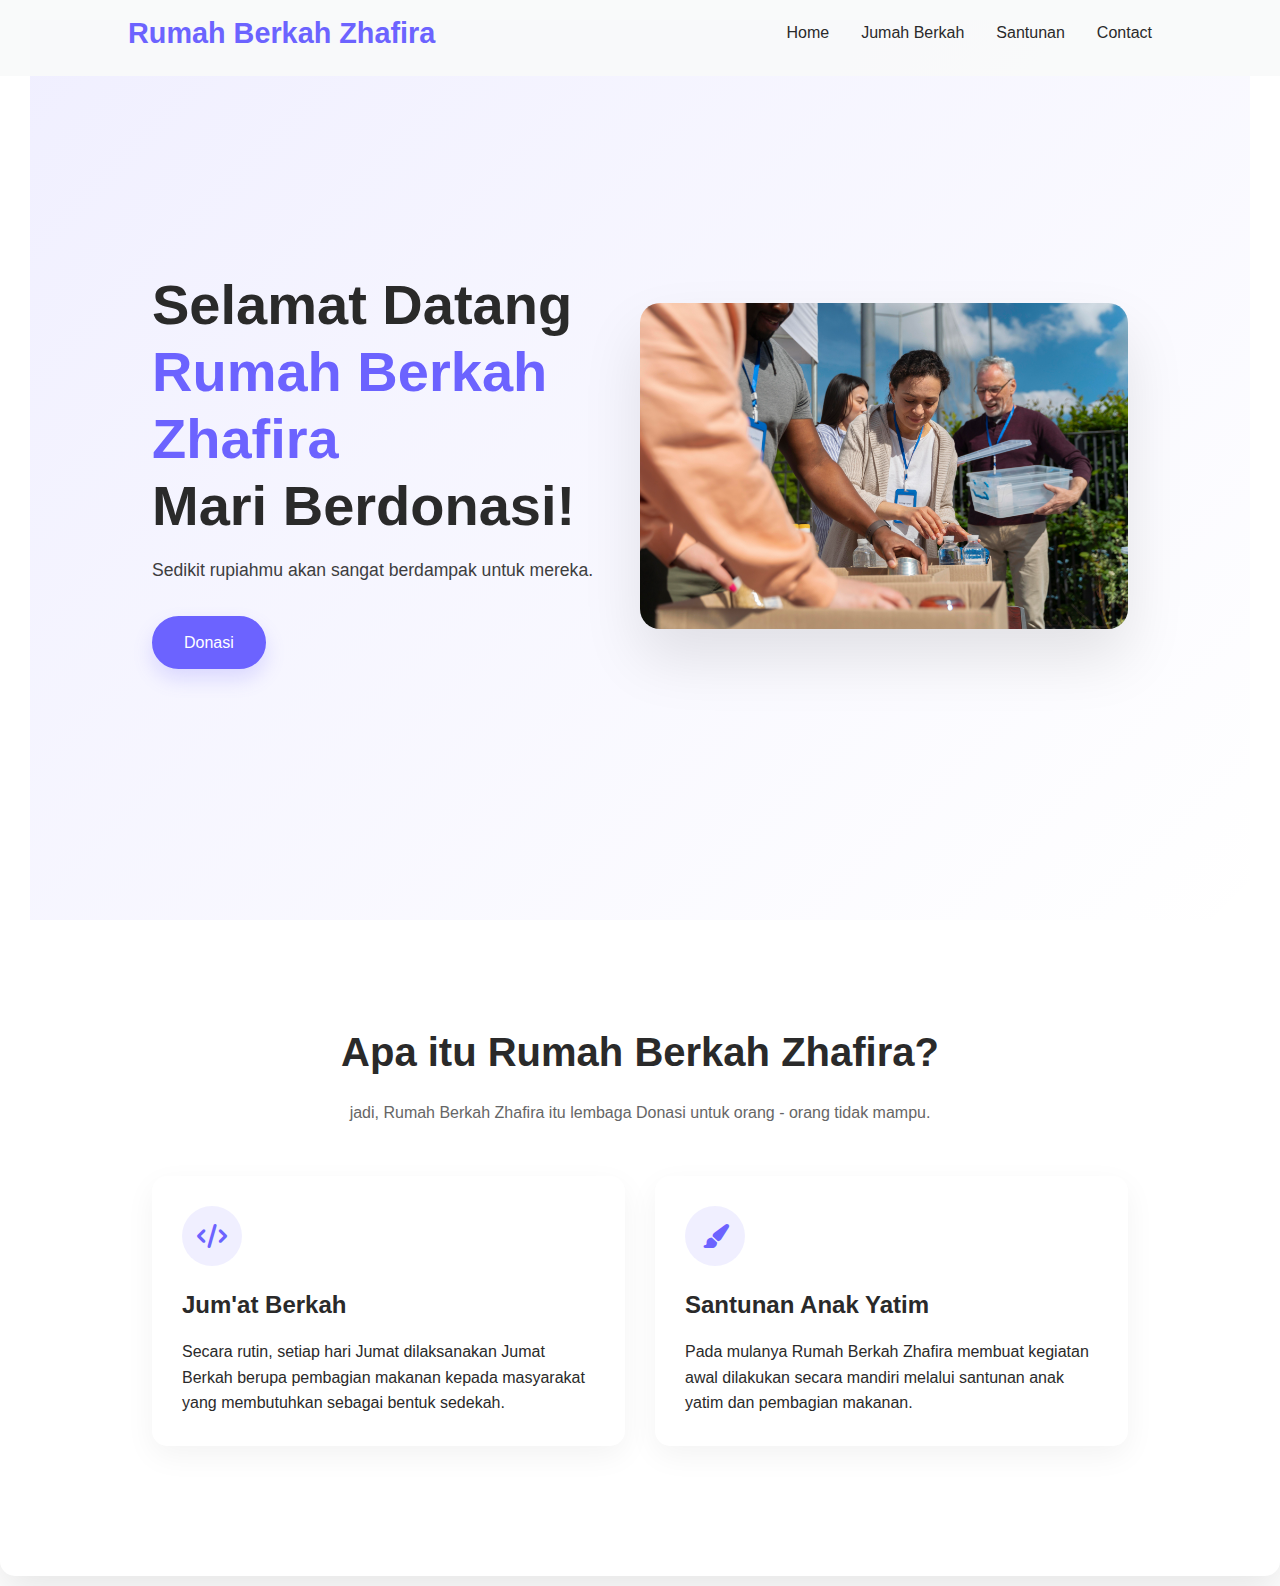
<file: index.html>
<!DOCTYPE html>
<html lang="en">

<head>
    <meta charset="UTF-8">
    <meta name="viewport" content="width=device-width, initial-scale=1.0">
    <title>Rumah Berkah Zhafira</title>
    <style>
        :root {
            --primary: #6c63ff;
            --secondary: #4d44db;
            --dark: #2a2a2a;
            --light: #f8f9fa;
            --accent: #ff6584;
            --transition: all 0.3s ease;
        }

        * {
            margin: 0;
            padding: 0;
            box-sizing: border-box;
            font-family: 'Segoe UI', Tahoma, Geneva, Verdana, sans-serif;
        }

        body {
            background-color: var(--light);
            color: var(--dark);
            line-height: 1.6;
            overflow-x: hidden;
        }


        header {
            position: fixed;
            top: 0;
            left: 0;
            width: 100%;
            padding: 20px 10%;
            display: flex;
            justify-content: space-between;
            align-items: center;
            z-index: 1000;
            transition: var(--transition);
            background-color: rgba(248, 249, 250, 0.9);
        }

        header.scrolled {
            background-color: rgba(255, 255, 255, 0.95);
            box-shadow: 0 5px 20px rgba(0, 0, 0, 0.1);
            padding: 15px 10%;
        }

        .logo {
            font-size: 1.8rem;
            font-weight: 700;
            color: var(--primary);
            text-decoration: none;
        }

        .nav-links {
            display: flex;
            gap: 2rem;
        }

        .nav-links a {
            color: var(--dark);
            text-decoration: none;
            font-weight: 500;
            transition: var(--transition);
            position: relative;
        }

        .nav-links a:hover {
            color: var(--primary);
        }

        .nav-links a::after {
            content: '';
            position: absolute;
            width: 0;
            height: 2px;
            background: var(--primary);
            bottom: -5px;
            left: 0;
            transition: var(--transition);
        }

        .nav-links a:hover::after {
            width: 100%;
        }

        .menu-toggle {
            display: none;
            cursor: pointer;
            font-size: 1.5rem;
        }


        .hero {
            height: 100vh;
            display: flex;
            align-items: center;
            padding: 0 10%;
            background: linear-gradient(135deg, rgba(108, 99, 255, 0.1) 0%, rgba(255, 255, 255, 0) 100%);
            position: relative;
            overflow: hidden;
        }

        .hero-content {
            max-width: 500px;
            z-index: 1;
        }

        .hero h1 {
            font-size: 3.5rem;
            margin-bottom: 1rem;
            line-height: 1.2;
        }

        .hero h1 span {
            color: var(--primary);
        }

        .hero p {
            font-size: 1.1rem;
            margin-bottom: 2rem;
            opacity: 0.9;
        }

        .cta-button {
            display: inline-block;
            background-color: var(--primary);
            color: white;
            padding: 12px 30px;
            border-radius: 30px;
            text-decoration: none;
            font-weight: 500;
            transition: var(--transition);
            border: 2px solid var(--primary);
            box-shadow: 0 10px 20px rgba(108, 99, 255, 0.2);
        }

        .cta-button:hover {
            background-color: transparent;
            color: var(--primary);
            transform: translateY(-3px);
            box-shadow: 0 15px 30px rgba(108, 99, 255, 0.3);
        }

        .hero-image {
            position: absolute;
            right: 10%;
            width: 40%;
            max-width: 600px;
            animation: float 6s ease-in-out infinite;
        }

        .hero-image img {
            width: 100%;
            height: auto;
            border-radius: 20px;
            box-shadow: 0 30px 60px rgba(0, 0, 0, 0.1);
        }


        .services {
            padding: 100px 10%;
            background-color: white;
        }

        .section-title {
            text-align: center;
            margin-bottom: 50px;
        }

        .section-title h2 {
            font-size: 2.5rem;
            margin-bottom: 1rem;
        }

        .section-title p {
            max-width: 600px;
            margin: 0 auto;
            color: #666;
        }

        .services-grid {
            display: grid;
            grid-template-columns: repeat(auto-fit, minmax(300px, 1fr));
            gap: 30px;
        }

        .service-card {
            background-color: white;
            border-radius: 15px;
            padding: 30px;
            box-shadow: 0 10px 30px rgba(0, 0, 0, 0.05);
            transition: var(--transition);
        }

        .service-card:hover {
            transform: translateY(-10px);
            box-shadow: 0 15px 40px rgba(0, 0, 0, 0.1);
        }

        .service-icon {
            width: 60px;
            height: 60px;
            background-color: rgba(108, 99, 255, 0.1);
            border-radius: 50%;
            display: flex;
            align-items: center;
            justify-content: center;
            margin-bottom: 20px;
        }

        .service-icon i {
            font-size: 1.5rem;
            color: var(--primary);
        }

        .service-card h3 {
            font-size: 1.5rem;
            margin-bottom: 15px;
        }


        .projects {
            padding: 100px 10%;
            background-color: var(--light);
        }

        .projects-grid {
            display: grid;
            grid-template-columns: repeat(auto-fit, minmax(300px, 1fr));
            gap: 30px;
        }

        .project-card {
            position: relative;
            border-radius: 15px;
            overflow: hidden;
            height: 300px;
        }

        .project-card img {
            width: 100%;
            height: 100%;
            object-fit: cover;
            transition: var(--transition);
        }

        .project-card:hover img {
            transform: scale(1.1);
        }

        .project-info {
            position: absolute;
            bottom: 0;
            left: 0;
            width: 100%;
            padding: 20px;
            background: linear-gradient(transparent, rgba(0, 0, 0, 0.8));
            color: white;
            transform: translateY(100%);
            transition: var(--transition);
        }

        .project-card:hover .project-info {
            transform: translateY(0);
        }

        .project-info h3 {
            margin-bottom: 10px;
        }


        .contact {
            padding: 100px 10%;
            background-color: white;
        }

        .contact-container {
            display: grid;
            grid-template-columns: repeat(auto-fit, minmax(300px, 1fr));
            gap: 50px;
        }

        .contact-info h3 {
            font-size: 1.8rem;
            margin-bottom: 20px;
        }

        .contact-info p {
            margin-bottom: 30px;
        }

        .contact-details {
            display: flex;
            flex-direction: column;
            gap: 20px;
        }

        .contact-item {
            display: flex;
            align-items: center;
            gap: 15px;
        }

        .contact-icon {
            width: 50px;
            height: 50px;
            background-color: rgba(108, 99, 255, 0.1);
            border-radius: 50%;
            display: flex;
            align-items: center;
            justify-content: center;
        }

        .contact-icon i {
            color: var(--primary);
            font-size: 1.2rem;
        }

        .contact-form {
            background-color: var(--light);
            padding: 30px;
            border-radius: 15px;
            box-shadow: 0 10px 30px rgba(0, 0, 0, 0.05);
        }

        .form-group {
            margin-bottom: 20px;
        }

        .form-group label {
            display: block;
            margin-bottom: 8px;
            font-weight: 500;
        }

        .form-group input,
        .form-group textarea {
            width: 100%;
            padding: 12px 15px;
            border: 1px solid #ddd;
            border-radius: 8px;
            font-size: 1rem;
            transition: var(--transition);
        }

        .form-group input:focus,
        .form-group textarea:focus {
            outline: none;
            border-color: var(--primary);
            box-shadow: 0 0 0 3px rgba(108, 99, 255, 0.2);
        }

        .form-group textarea {
            min-height: 150px;
            resize: vertical;
        }

        .submit-btn {
            background-color: var(--primary);
            color: white;
            border: none;
            padding: 12px 30px;
            border-radius: 8px;
            cursor: pointer;
            font-size: 1rem;
            font-weight: 500;
            transition: var(--transition);
        }

        .submit-btn:hover {
            background-color: var(--secondary);
            transform: translateY(-2px);
        }

        /* Footer */
        footer {
            background-color: var(--dark);
            color: white;
            padding: 50px 10% 20px;
            text-align: center;
        }

        .footer-content {
            max-width: 800px;
            margin: 0 auto;
        }

        .social-links {
            display: flex;
            justify-content: center;
            gap: 20px;
            margin: 30px 0;
        }

        .social-link {
            width: 40px;
            height: 40px;
            background-color: rgba(255, 255, 255, 0.1);
            border-radius: 50%;
            display: flex;
            align-items: center;
            justify-content: center;
            transition: var(--transition);
        }

        .social-link:hover {
            background-color: var(--primary);
            transform: translateY(-5px);
        }

        .copyright {
            margin-top: 30px;
            padding-top: 20px;
            border-top: 1px solid rgba(255, 255, 255, 0.1);
            font-size: 0.9rem;
            color: #aaa;
        }


        @keyframes float {
            0% {
                transform: translateY(0px);
            }

            50% {
                transform: translateY(-20px);
            }

            100% {
                transform: translateY(0px);
            }
        }


        @media (max-width: 992px) {
            .hero h1 {
                font-size: 2.8rem;
            }

            .hero-image {
                width: 45%;
            }
        }

        @media (max-width: 768px) {
            .menu-toggle {
                display: block;
            }

            .nav-links {
                position: fixed;
                top: 80px;
                left: -100%;
                width: 100%;
                height: calc(100vh - 80px);
                background-color: white;
                flex-direction: column;
                align-items: center;
                padding: 40px 0;
                transition: var(--transition);
                box-shadow: 0 10px 30px rgba(0, 0, 0, 0.1);
            }

            .nav-links.active {
                left: 0;
            }

            .hero {
                flex-direction: column;
                text-align: center;
                padding-top: 100px;
            }

            .hero-content {
                max-width: 100%;
                margin-bottom: 50px;
            }

            .hero-image {
                position: relative;
                right: auto;
                width: 80%;
            }
        }

        @media (max-width: 576px) {
            .hero h1 {
                font-size: 2.2rem;
            }

            .section-title h2 {
                font-size: 2rem;
            }

            .contact-container {
                grid-template-columns: 1fr;
            }
        }
    </style>

    <link rel="stylesheet" href="https://cdnjs.cloudflare.com/ajax/libs/font-awesome/6.0.0-beta3/css/all.min.css">
</head>

<body>
    <header id="header">
        <a href="index.html" class="logo">Rumah Berkah Zhafira</a>
        <div class="menu-toggle" id="menuToggle">
            <i class="fas fa-bars"></i>
        </div>
        <nav class="nav-links" id="navLinks">
            <a href="index.html">Home</a>
            <a href="isijumatberkah.html">Jumah Berkah</a>
            <a href="isisantunan.html">Santunan</a>
            <a href="isikontak.html">Contact</a>
        </nav>
    </header>


    <section class="hero" id="home">
        <div class="hero-content">
            <h1>Selamat Datang <span>Rumah Berkah Zhafira</span> <br>Mari Berdonasi!</h1>
            <p>Sedikit rupiahmu akan sangat berdampak untuk mereka.</p>
            <a href="isidonasi.html" class="cta-button">Donasi</a>
        </div>
        <div class="hero-image">
            <img src="gambar/donasi.jpg" alt="Rumah Zhafira">
        </div>
    </section>


    <section class="services" id="services">
        <div class="section-title">
            <h2>Apa itu Rumah Berkah Zhafira?</h2>
            <p>jadi, Rumah Berkah Zhafira itu lembaga Donasi untuk orang - orang tidak mampu.</p>
        </div>
        <div class="services-grid">
            <div class="service-card">
                <div class="service-icon">
                    <i class="fas fa-code"></i>
                </div>
                <h3>Jum'at Berkah</h3>
                <p>Secara rutin, setiap hari Jumat dilaksanakan Jumat Berkah berupa pembagian makanan kepada masyarakat
                    yang membutuhkan
                    sebagai bentuk sedekah.</p>
            </div>
            <div class="service-card">
                <div class="service-icon">
                    <i class="fas fa-paint-brush"></i>
                </div>
                <h3>Santunan Anak Yatim</h3>
                <p>Pada mulanya Rumah Berkah Zhafira membuat kegiatan awal dilakukan secara mandiri melalui santunan
                    anak yatim dan pembagian makanan.</p>
            </div>

            <body class="service-card">
            </body>
</file>
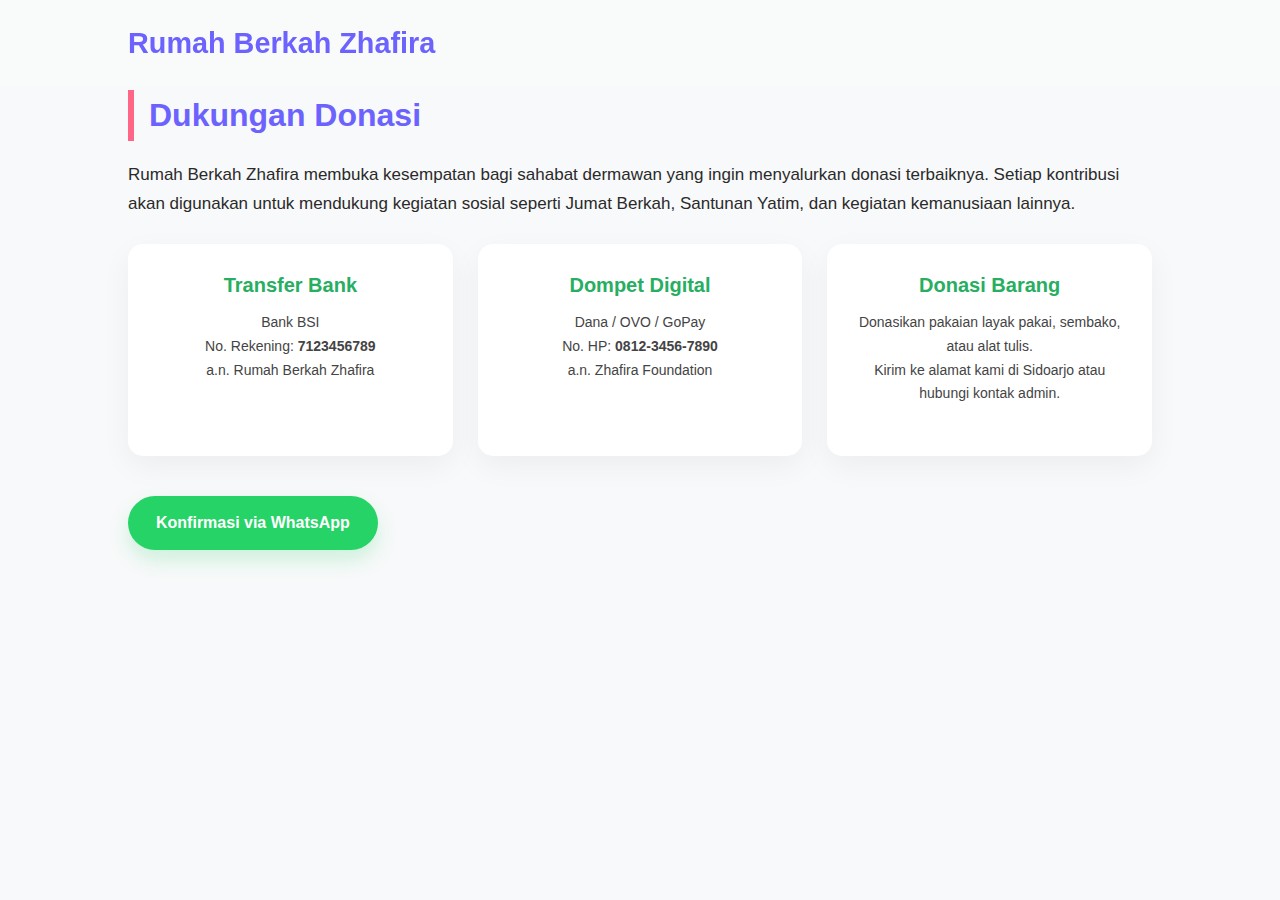
<file: isidonasi.html>
<!DOCTYPE html>
<html lang="id">
<head>
  <meta charset="UTF-8" />
  <meta name="viewport" content="width=device-width, initial-scale=1.0"/>
  <title>Dukungan Donasi</title>

  <style>
    :root {
      --primary: #6c63ff;
      --secondary: #4d44db;
      --dark: #2a2a2a;
      --light: #f8f9fa;
      --accent: #ff6584;
      --transition: all 0.3s ease;
    }

    * {
      margin: 0;
      padding: 0;
      box-sizing: border-box;
      font-family: 'Segoe UI', Tahoma, Geneva, Verdana, sans-serif;
    }

    body {
            background-color: var(--light);
            color: var(--dark);
            line-height: 1.6;
            overflow-x: hidden;
        }
        

        header {
            position: fixed;
            top: 0;
            left: 0;
            width: 100%;
            padding: 20px 10%;
            display: flex;
            justify-content: space-between;
            align-items: center;
            z-index: 1000;
            transition: var(--transition);
            background-color: rgba(248, 249, 250, 0.9);
        }
        
        header.scrolled {
            background-color: rgba(255, 255, 255, 0.95);
            box-shadow: 0 5px 20px rgba(0, 0, 0, 0.1);
            padding: 15px 10%;
        }
        
        .logo {
            font-size: 1.8rem;
            font-weight: 700;
            color: var(--primary);
            text-decoration: none;
        }
        
        .nav-links {
            display: flex;
            gap: 2rem;
        }
        
        .nav-links a {
            color: var(--dark);
            text-decoration: none;
            font-weight: 500;
            transition: var(--transition);
            position: relative;
        }
        
        .nav-links a:hover {
            color: var(--primary);
        }
        
        .nav-links a::after {
            content: '';
            position: absolute;
            width: 0;
            height: 2px;
            background: var(--primary);
            bottom: -5px;
            left: 0;
            transition: var(--transition);
        }
        
        .nav-links a:hover::after {
            width: 100%;
        }
        
        .menu-toggle {
            display: none;
            cursor: pointer;
            font-size: 1.5rem;
        }

    .donasi-section {
      position: relative;
      top: 30px;
      padding: 60px 10%;
      background-color: var(--light);
    }

    .donasi-section h2 {
      font-size: 32px;
      color: var(--primary);
      margin-bottom: 20px;
      border-left: 6px solid var(--accent);
      padding-left: 15px;
    }

    .donasi-section p {
      font-size: 17px;
      color: var(--dark);
      line-height: 1.7;
      margin-bottom: 25px;
    }

    .donasi-methods {
      display: flex;
      flex-wrap: wrap;
      gap: 25px;
      margin-top: 20px;
    }

    .donasi-card {
      flex: 1 1 300px;
      background-color: white;
      padding: 25px;
      border-radius: 15px;
      box-shadow: 0 10px 30px rgba(0, 0, 0, 0.05);
      text-align: center;
      transition: var(--transition);
    }

    .donasi-card:hover {
      transform: translateY(-5px);
      box-shadow: 0 15px 40px rgba(0, 0, 0, 0.1);
    }

    .donasi-card h3 {
      color: #27ae60;
      margin-bottom: 10px;
      font-size: 20px;
    }

    .donasi-card p {
      font-size: 14px;
      color: #444;
    }

    .btn-konfirmasi {
      display: inline-block;
      margin-top: 40px;
      padding: 14px 28px;
      background-color: #25d366;
      color: white;
      text-decoration: none;
      font-weight: 600;
      border-radius: 30px;
      transition: var(--transition);
      box-shadow: 0 10px 20px rgba(37, 211, 102, 0.2);
    }

    .btn-konfirmasi:hover {
      background-color: #1ebe57;
      transform: translateY(-2px);
    }
  </style>
</head>

<body>
  <main>
    <section class="donasi-section">
      <header id="header">
        <a href="rumah zhafira nguarep.html" class="logo">Rumah Berkah Zhafira</a>
        <div class="menu-toggle" id="menuToggle">
          <div class="menu-toggle" id="menuToggle">
            <i class="fas fa-bars"></i>
          </div>
          <nav class="nav-links" id="navLinks">
            <a href="rumah zhafira nguarep.html">Home</a>
            <a href="isijumatberkah.html">Jumah Berkah</a>
            <a href="isisantunan.html">Santunan</a>
            <a href="isikontak.html">Contact</a>
          </nav>
          </header>
          
      <h2>Dukungan Donasi</h2>
      <p>
        Rumah Berkah Zhafira membuka kesempatan bagi sahabat dermawan yang ingin menyalurkan donasi terbaiknya. 
        Setiap kontribusi akan digunakan untuk mendukung kegiatan sosial seperti Jumat Berkah, Santunan Yatim, dan kegiatan kemanusiaan lainnya.
      </p>

      <div class="donasi-methods">
        <div class="donasi-card">
          <h3>Transfer Bank</h3>
          <p>
            Bank BSI <br>
            No. Rekening: <strong>7123456789</strong> <br>
            a.n. Rumah Berkah Zhafira
          </p>
        </div>

        <div class="donasi-card">
          <h3>Dompet Digital</h3>
          <p>
            Dana / OVO / GoPay <br>
            No. HP: <strong>0812-3456-7890</strong> <br>
            a.n. Zhafira Foundation
          </p>
        </div>

        <div class="donasi-card">
          <h3>Donasi Barang</h3>
          <p>
            Donasikan pakaian layak pakai, sembako, atau alat tulis. <br>
            Kirim ke alamat kami di Sidoarjo atau hubungi kontak admin.
          </p>
        </div>
      </div>

      <a href="https://wa.me/6287766887013?text=Assalamu%27alaikum%2C+saya+ingin+konfirmasi+donasi+untuk+program+Rumah+Berkah+Zhafira" class="btn-konfirmasi" target="_blank">Konfirmasi via WhatsApp</a>
    </section>
  </main>
</body>
</html>
</file>
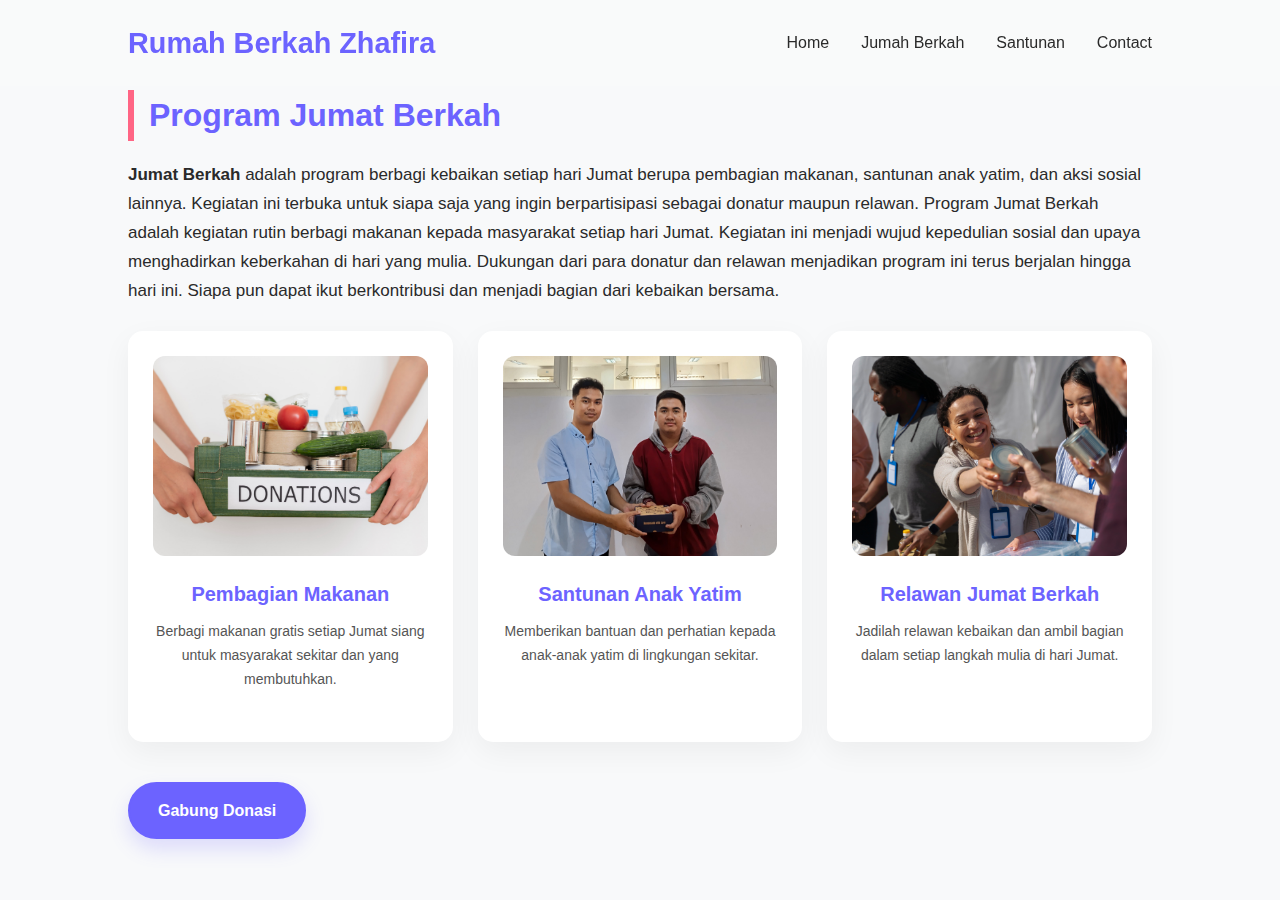
<file: isijumatberkah.html>
<!DOCTYPE html>
<html lang="id">
<head>
  <meta charset="UTF-8" />
  <meta name="viewport" content="width=device-width, initial-scale=1.0" />
  <title>Program Jumat Berkah</title>

 
  <style>
    :root {
      --primary: #6c63ff;
      --secondary: #4d44db;
      --dark: #2a2a2a;
      --light: #f8f9fa;
      --accent: #ff6584;
      --transition: all 0.3s ease;
    }

    * {
      margin: 0;
      padding: 0;
      box-sizing: border-box;
      font-family: 'Segoe UI', Tahoma, Geneva, Verdana, sans-serif;
    }

    body {
            background-color: var(--light);
            color: var(--dark);
            line-height: 1.6;
            overflow-x: hidden;
        }
        

        header {
            position: fixed;
            top: 0;
            left: 0;
            width: 100%;
            padding: 20px 10%;
            display: flex;
            justify-content: space-between;
            align-items: center;
            z-index: 1000;
            transition: var(--transition);
            background-color: rgba(248, 249, 250, 0.9);
        }
        
        header.scrolled {
            background-color: rgba(255, 255, 255, 0.95);
            box-shadow: 0 5px 20px rgba(0, 0, 0, 0.1);
            padding: 15px 10%;
        }
        
        .logo {
            font-size: 1.8rem;
            font-weight: 700;
            color: var(--primary);
            text-decoration: none;
        }
        
        .nav-links {
            display: flex;
            gap: 2rem;
        }
        
        .nav-links a {
            color: var(--dark);
            text-decoration: none;
            font-weight: 500;
            transition: var(--transition);
            position: relative;
        }
        
        .nav-links a:hover {
            color: var(--primary);
        }
        
        .nav-links a::after {
            content: '';
            position: absolute;
            width: 0;
            height: 2px;
            background: var(--primary);
            bottom: -5px;
            left: 0;
            transition: var(--transition);
        }
        
        .nav-links a:hover::after {
            width: 100%;
        }
        
        .menu-toggle {
            display: none;
            cursor: pointer;
            font-size: 1.5rem;
        }

    .jumat-berkah {
      position: relative;
      top: 30px;
      padding: 60px 10%;
      background-color: var(--light);
    }

    .jumat-berkah h2 {
      font-size: 32px;
      color: var(--primary);
      margin-bottom: 20px;
      border-left: 6px solid var(--accent);
      padding-left: 15px;
    }

    .jumat-berkah p {
      font-size: 17px;
      color: var(--dark);
      line-height: 1.7;
      margin-bottom: 25px;
    }

    .program-list {
      display: flex;
      gap: 25px;
      flex-wrap: wrap;
    }

    .program-item {
      background-color: white;
      border-radius: 15px;
      padding: 25px;
      box-shadow: 0 10px 30px rgba(0, 0, 0, 0.05);
      flex: 1 1 300px;
      text-align: center;
      transition: var(--transition);
    }

    .program-item:hover {
      transform: translateY(-5px);
      box-shadow: 0 15px 40px rgba(0, 0, 0, 0.1);
    }

    .program-item img {
      width: 100%;
      height: 200px;
      object-fit: cover;
      border-radius: 12px;
      margin-bottom: 15px;
    }

    .program-item h3 {
      font-size: 20px;
      color: var(--primary);
      margin-bottom: 10px;
    }

    .program-item p {
      font-size: 14px;
      color: #555;
    }

    .btn-donasi {
      display: inline-block;
      margin-top: 40px;
      padding: 14px 28px;
      background-color: var(--primary);
      color: white;
      text-decoration: none;
      font-weight: 600;
      border-radius: 30px;
      border: 2px solid var(--primary);
      transition: var(--transition);
      box-shadow: 0 10px 20px rgba(108, 99, 255, 0.2);
    }

    .btn-donasi:hover {
      background-color: transparent;
      color: var(--primary);
      transform: translateY(-3px);
      box-shadow: 0 15px 30px rgba(108, 99, 255, 0.3);
    }
  </style>
</head>

<body>
  <main>
    <section class="jumat-berkah">
      <header id="header">
        <a href="rumah zhafira nguarep.html" class="logo">Rumah Berkah Zhafira</a>
        <div class="menu-toggle" id="menuToggle">
          <i class="fas fa-bars"></i>
        </div>
        <nav class="nav-links" id="navLinks">
          <a href="rumah zhafira nguarep.html">Home</a>
          <a href="isijumatberkah.html">Jumah Berkah</a>
          <a href="isisantunan.html">Santunan</a>
          <a href="isikontak.html">Contact</a>
        </nav>
        </header>
      <h2>Program Jumat Berkah</h2>
      <p>
        <strong>Jumat Berkah</strong> adalah program berbagi kebaikan setiap hari Jumat berupa pembagian makanan, santunan anak yatim, dan aksi sosial lainnya.
        Kegiatan ini terbuka untuk siapa saja yang ingin berpartisipasi sebagai donatur maupun relawan. Program Jumat Berkah adalah kegiatan rutin berbagi makanan kepada masyarakat setiap hari Jumat. Kegiatan ini menjadi
        wujud kepedulian sosial dan upaya menghadirkan keberkahan di hari yang mulia.
        Dukungan dari para donatur dan relawan menjadikan program ini terus berjalan hingga hari ini. Siapa pun dapat ikut
        berkontribusi dan menjadi bagian dari kebaikan bersama.
      </p>

      <div class="program-list">
        <div class="program-item">
          <img src="gambar/donasi2.jpg" alt="Pembagian Makanan" />
          <h3>Pembagian Makanan</h3>
          <p>Berbagi makanan gratis setiap Jumat siang untuk masyarakat sekitar dan yang membutuhkan.</p>
        </div>

        <div class="program-item">
          <img src="gambar/anakyatim2.jpg" alt="Santunan Anak Yatim" />
          <h3>Santunan Anak Yatim</h3>
          <p>Memberikan bantuan dan perhatian kepada anak-anak yatim di lingkungan sekitar.</p>
        </div>

        <div class="program-item">
          <img src="gambar/volunteer.jpg" alt="Relawan Jumat Berkah" />
          <h3>Relawan Jumat Berkah</h3>
          <p>Jadilah relawan kebaikan dan ambil bagian dalam setiap langkah mulia di hari Jumat.</p>
        </div>
      </div>

      <a href="isidonasi.html" class="btn-donasi">Gabung Donasi</a>
    </section>
  </main>
</body>
</html>
</file>
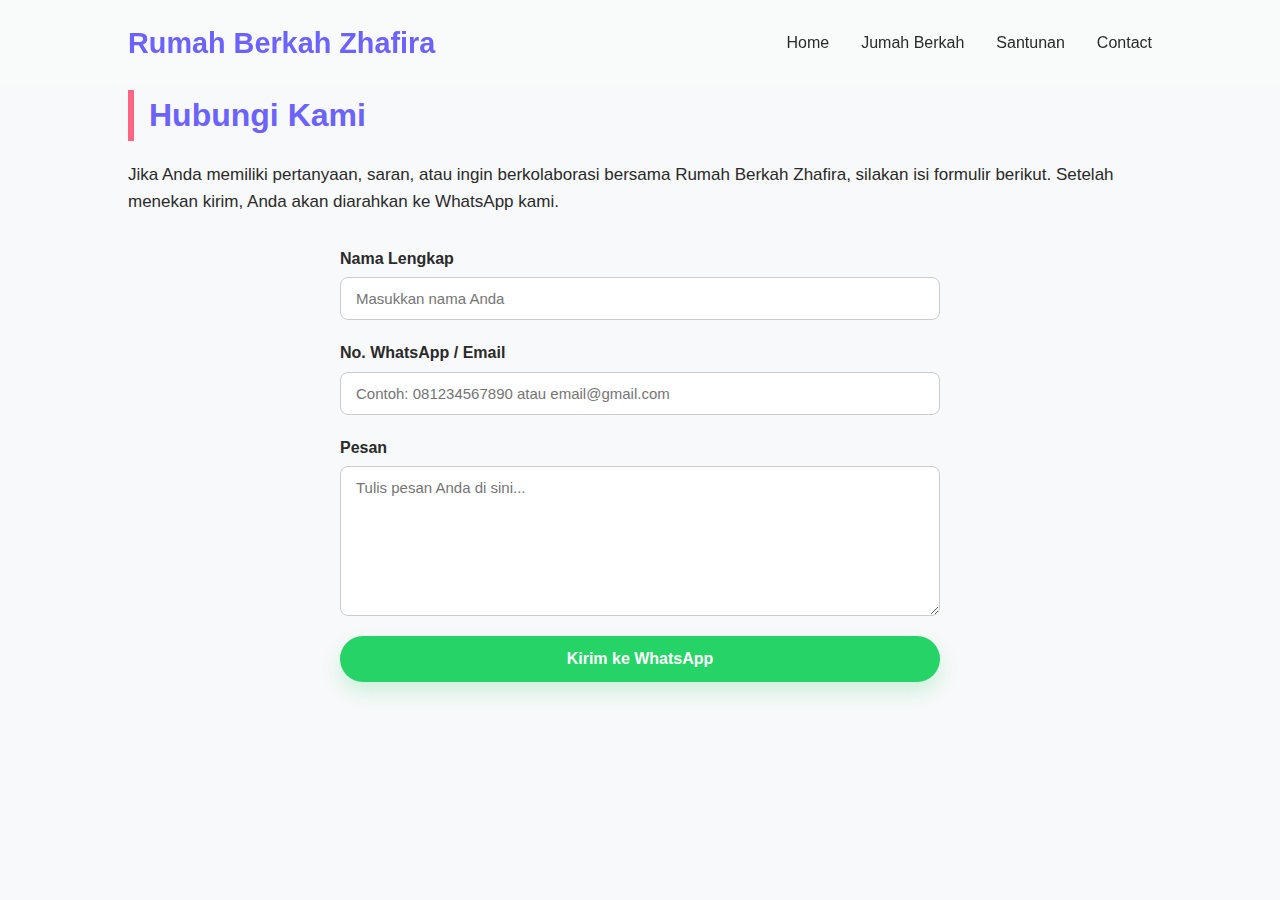
<file: isikontak.html>
<!DOCTYPE html>
<html lang="id">
<head>
  <meta charset="UTF-8" />
  <meta name="viewport" content="width=device-width, initial-scale=1.0"/>
  <title>Kontak Rumah Berkah Zhafira</title>

  <style>
    :root {
      --primary: #6c63ff;
      --secondary: #4d44db;
      --dark: #2a2a2a;
      --light: #f8f9fa;
      --accent: #ff6584;
      --transition: all 0.3s ease;
    }

    * {
      margin: 0;
      padding: 0;
      box-sizing: border-box;
      font-family: 'Segoe UI', Tahoma, Geneva, Verdana, sans-serif;
    }

    body {
            background-color: var(--light);
            color: var(--dark);
            line-height: 1.6;
            overflow-x: hidden;
        }
        

        header {
            position: fixed;
            top: 0;
            left: 0;
            width: 100%;
            padding: 20px 10%;
            display: flex;
            justify-content: space-between;
            align-items: center;
            z-index: 1000;
            transition: var(--transition);
            background-color: rgba(248, 249, 250, 0.9);
        }
        
        header.scrolled {
            background-color: rgba(255, 255, 255, 0.95);
            box-shadow: 0 5px 20px rgba(0, 0, 0, 0.1);
            padding: 15px 10%;
        }
        
        .logo {
            font-size: 1.8rem;
            font-weight: 700;
            color: var(--primary);
            text-decoration: none;
        }
        
        .nav-links {
            display: flex;
            gap: 2rem;
        }
        
        .nav-links a {
            color: var(--dark);
            text-decoration: none;
            font-weight: 500;
            transition: var(--transition);
            position: relative;
        }
        
        .nav-links a:hover {
            color: var(--primary);
        }
        
        .nav-links a::after {
            content: '';
            position: absolute;
            width: 0;
            height: 2px;
            background: var(--primary);
            bottom: -5px;
            left: 0;
            transition: var(--transition);
        }
        
        .nav-links a:hover::after {
            width: 100%;
        }
        
        .menu-toggle {
            display: none;
            cursor: pointer;
            font-size: 1.5rem;
        }

    .kontak-section {
      position: relative;
      top: 30px;
      padding: 60px 10%;
      background-color: var(--light);
    }

    .kontak-section h2 {
      font-size: 32px;
      color: var(--primary);
      border-left: 6px solid var(--accent);
      padding-left: 15px;
      margin-bottom: 20px;
    }

    .kontak-section p {
      font-size: 17px;
      color: var(--dark);
      margin-bottom: 30px;
    }

    .kontak-form {
      max-width: 600px;
      margin: auto;
      display: flex;
      flex-direction: column;
    }

    .kontak-form label {
      margin-bottom: 6px;
      font-weight: 600;
      color: var(--dark);
    }

    .kontak-form input,
    .kontak-form textarea {
      padding: 12px 15px;
      margin-bottom: 20px;
      border: 1px solid #ccc;
      border-radius: 8px;
      font-size: 15px;
      transition: var(--transition);
    }

    .kontak-form input:focus,
    .kontak-form textarea:focus {
      outline: none;
      border-color: var(--primary);
      box-shadow: 0 0 0 3px rgba(108, 99, 255, 0.2);
    }

    .kontak-form textarea {
      resize: vertical;
      min-height: 150px;
    }

    .kontak-form button {
      background-color: #25d366;
      color: white;
      padding: 14px;
      border: none;
      border-radius: 30px;
      font-size: 16px;
      font-weight: bold;
      cursor: pointer;
      transition: background-color 0.3s ease, transform 0.2s ease;
      box-shadow: 0 10px 20px rgba(37, 211, 102, 0.2);
    }

    .kontak-form button:hover {
      background-color: #1ebe57;
      transform: translateY(-2px);
    }
  </style>
</head>

<body>
  <main>
    <section class="kontak-section">
      <header id="header">
        <a href="index.html" class="logo">Rumah Berkah Zhafira</a>
        <div class="menu-toggle" id="menuToggle">
          <i class="fas fa-bars"></i>
        </div>
        <nav class="nav-links" id="navLinks">
          <a href="index.html">Home</a>
          <a href="isijumatberkah.html">Jumah Berkah</a>
          <a href="isisantunan.html">Santunan</a>
          <a href="isikontak.html">Contact</a>
        </nav>
        </header>
      <h2>Hubungi Kami</h2>
      <p>
        Jika Anda memiliki pertanyaan, saran, atau ingin berkolaborasi bersama Rumah Berkah Zhafira, silakan isi formulir berikut.
        Setelah menekan kirim, Anda akan diarahkan ke WhatsApp kami.
      </p>

      <form class="kontak-form" onsubmit="kirimWhatsApp(event)">
        <label for="nama">Nama Lengkap</label>
        <input type="text" id="nama" name="nama" placeholder="Masukkan nama Anda" required>

        <label for="kontak">No. WhatsApp / Email</label>
        <input type="text" id="kontak" name="kontak" placeholder="Contoh: 081234567890 atau email@gmail.com" required>

        <label for="pesan">Pesan</label>
        <textarea id="pesan" name="pesan" rows="5" placeholder="Tulis pesan Anda di sini..." required></textarea>

        <button type="submit">Kirim ke WhatsApp</button>
      </form>
    </section>
  </main>

  <script>
    function kirimWhatsApp(event) {
      event.preventDefault();

      const nama = document.getElementById('nama').value;
      const kontak = document.getElementById('kontak').value;
      const pesan = document.getElementById('pesan').value;

      const nomorWA = '6287766887013'; 
      const url = `https://wa.me/${nomorWA}?text=Halo%20Rumah%20Berkah%20Zhafira%2C%0ASaya%20${encodeURIComponent(nama)}%0A(Kontak%3A%20${encodeURIComponent(kontak)})%0A%0A${encodeURIComponent(pesan)}`;

      window.open(url, '_blank');
    }
  </script>
</body>
</html>
</file>
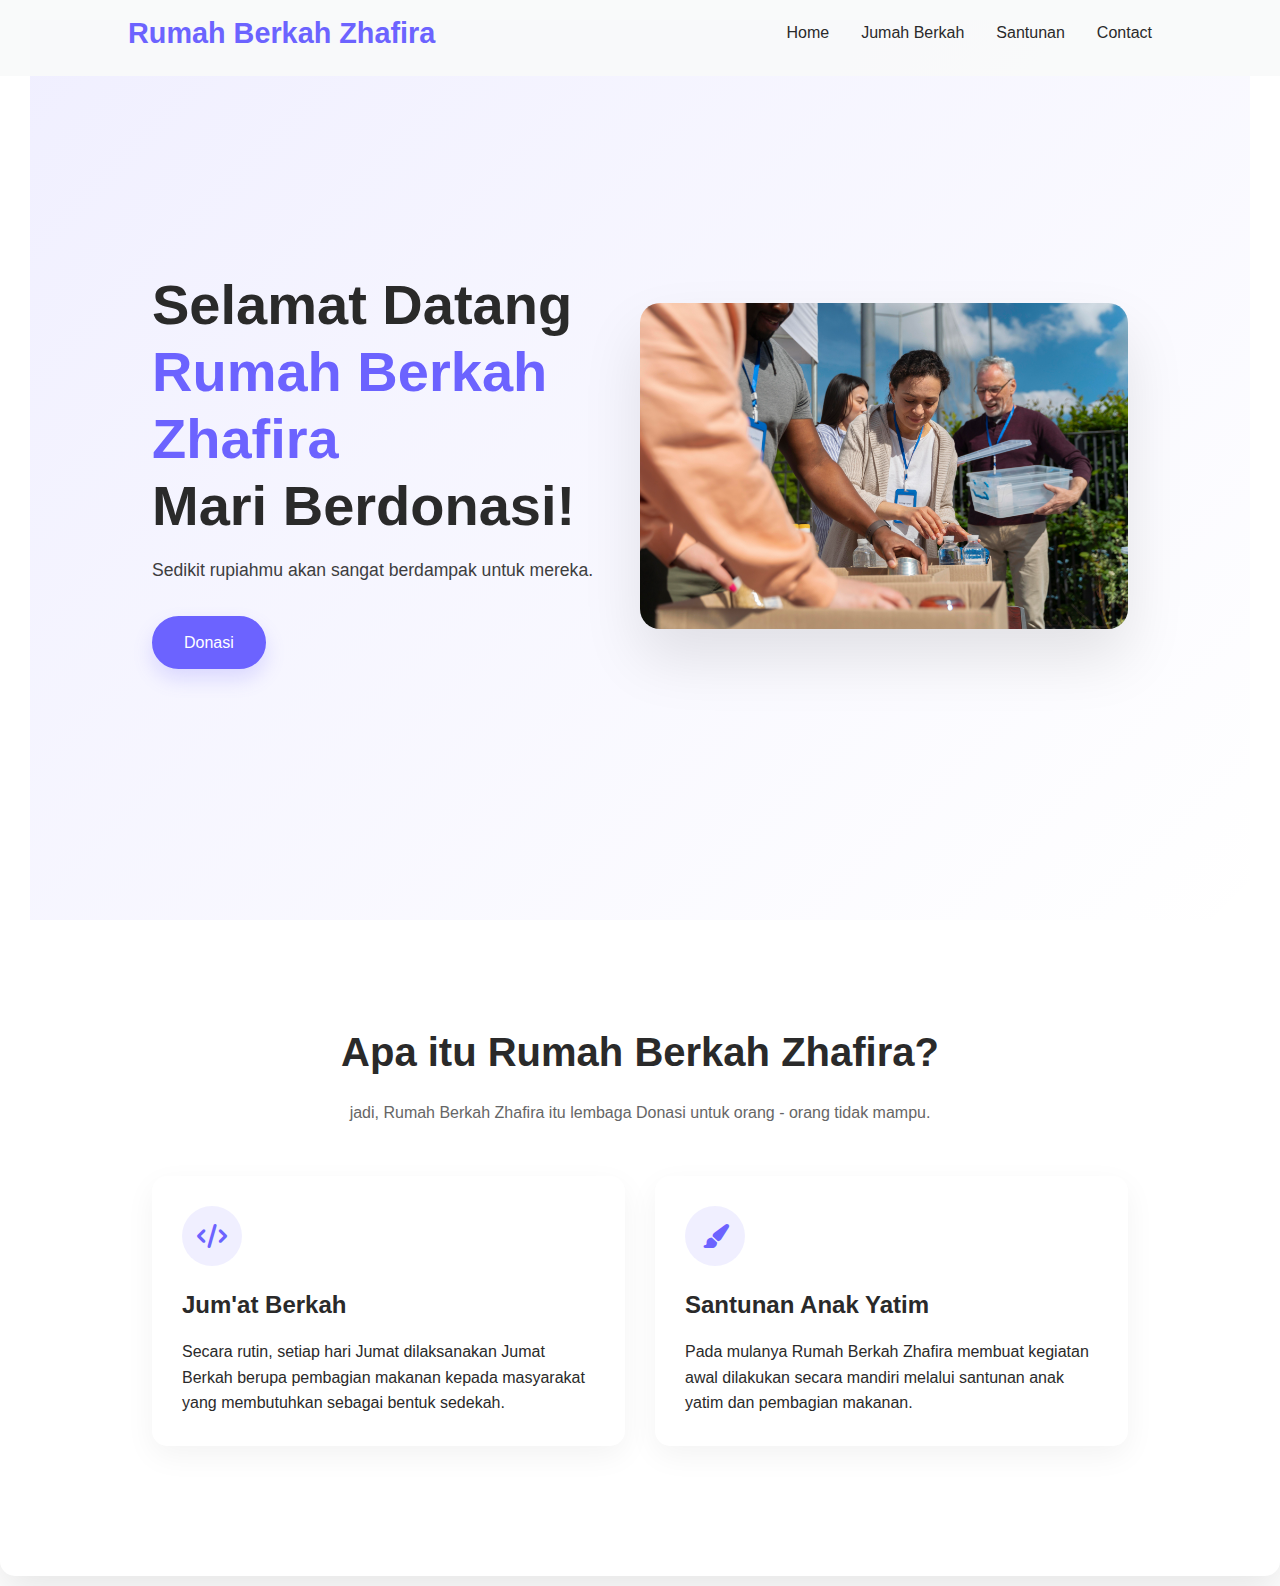
<file: rumah zhafira nguarep.html>
<!DOCTYPE html>
<html lang="en">

<head>
    <meta charset="UTF-8">
    <meta name="viewport" content="width=device-width, initial-scale=1.0">
    <title>Rumah Berkah Zhafira</title>
    <style>
        :root {
            --primary: #6c63ff;
            --secondary: #4d44db;
            --dark: #2a2a2a;
            --light: #f8f9fa;
            --accent: #ff6584;
            --transition: all 0.3s ease;
        }

        * {
            margin: 0;
            padding: 0;
            box-sizing: border-box;
            font-family: 'Segoe UI', Tahoma, Geneva, Verdana, sans-serif;
        }

        body {
            background-color: var(--light);
            color: var(--dark);
            line-height: 1.6;
            overflow-x: hidden;
        }


        header {
            position: fixed;
            top: 0;
            left: 0;
            width: 100%;
            padding: 20px 10%;
            display: flex;
            justify-content: space-between;
            align-items: center;
            z-index: 1000;
            transition: var(--transition);
            background-color: rgba(248, 249, 250, 0.9);
        }

        header.scrolled {
            background-color: rgba(255, 255, 255, 0.95);
            box-shadow: 0 5px 20px rgba(0, 0, 0, 0.1);
            padding: 15px 10%;
        }

        .logo {
            font-size: 1.8rem;
            font-weight: 700;
            color: var(--primary);
            text-decoration: none;
        }

        .nav-links {
            display: flex;
            gap: 2rem;
        }

        .nav-links a {
            color: var(--dark);
            text-decoration: none;
            font-weight: 500;
            transition: var(--transition);
            position: relative;
        }

        .nav-links a:hover {
            color: var(--primary);
        }

        .nav-links a::after {
            content: '';
            position: absolute;
            width: 0;
            height: 2px;
            background: var(--primary);
            bottom: -5px;
            left: 0;
            transition: var(--transition);
        }

        .nav-links a:hover::after {
            width: 100%;
        }

        .menu-toggle {
            display: none;
            cursor: pointer;
            font-size: 1.5rem;
        }


        .hero {
            height: 100vh;
            display: flex;
            align-items: center;
            padding: 0 10%;
            background: linear-gradient(135deg, rgba(108, 99, 255, 0.1) 0%, rgba(255, 255, 255, 0) 100%);
            position: relative;
            overflow: hidden;
        }

        .hero-content {
            max-width: 500px;
            z-index: 1;
        }

        .hero h1 {
            font-size: 3.5rem;
            margin-bottom: 1rem;
            line-height: 1.2;
        }

        .hero h1 span {
            color: var(--primary);
        }

        .hero p {
            font-size: 1.1rem;
            margin-bottom: 2rem;
            opacity: 0.9;
        }

        .cta-button {
            display: inline-block;
            background-color: var(--primary);
            color: white;
            padding: 12px 30px;
            border-radius: 30px;
            text-decoration: none;
            font-weight: 500;
            transition: var(--transition);
            border: 2px solid var(--primary);
            box-shadow: 0 10px 20px rgba(108, 99, 255, 0.2);
        }

        .cta-button:hover {
            background-color: transparent;
            color: var(--primary);
            transform: translateY(-3px);
            box-shadow: 0 15px 30px rgba(108, 99, 255, 0.3);
        }

        .hero-image {
            position: absolute;
            right: 10%;
            width: 40%;
            max-width: 600px;
            animation: float 6s ease-in-out infinite;
        }

        .hero-image img {
            width: 100%;
            height: auto;
            border-radius: 20px;
            box-shadow: 0 30px 60px rgba(0, 0, 0, 0.1);
        }


        .services {
            padding: 100px 10%;
            background-color: white;
        }

        .section-title {
            text-align: center;
            margin-bottom: 50px;
        }

        .section-title h2 {
            font-size: 2.5rem;
            margin-bottom: 1rem;
        }

        .section-title p {
            max-width: 600px;
            margin: 0 auto;
            color: #666;
        }

        .services-grid {
            display: grid;
            grid-template-columns: repeat(auto-fit, minmax(300px, 1fr));
            gap: 30px;
        }

        .service-card {
            background-color: white;
            border-radius: 15px;
            padding: 30px;
            box-shadow: 0 10px 30px rgba(0, 0, 0, 0.05);
            transition: var(--transition);
        }

        .service-card:hover {
            transform: translateY(-10px);
            box-shadow: 0 15px 40px rgba(0, 0, 0, 0.1);
        }

        .service-icon {
            width: 60px;
            height: 60px;
            background-color: rgba(108, 99, 255, 0.1);
            border-radius: 50%;
            display: flex;
            align-items: center;
            justify-content: center;
            margin-bottom: 20px;
        }

        .service-icon i {
            font-size: 1.5rem;
            color: var(--primary);
        }

        .service-card h3 {
            font-size: 1.5rem;
            margin-bottom: 15px;
        }


        .projects {
            padding: 100px 10%;
            background-color: var(--light);
        }

        .projects-grid {
            display: grid;
            grid-template-columns: repeat(auto-fit, minmax(300px, 1fr));
            gap: 30px;
        }

        .project-card {
            position: relative;
            border-radius: 15px;
            overflow: hidden;
            height: 300px;
        }

        .project-card img {
            width: 100%;
            height: 100%;
            object-fit: cover;
            transition: var(--transition);
        }

        .project-card:hover img {
            transform: scale(1.1);
        }

        .project-info {
            position: absolute;
            bottom: 0;
            left: 0;
            width: 100%;
            padding: 20px;
            background: linear-gradient(transparent, rgba(0, 0, 0, 0.8));
            color: white;
            transform: translateY(100%);
            transition: var(--transition);
        }

        .project-card:hover .project-info {
            transform: translateY(0);
        }

        .project-info h3 {
            margin-bottom: 10px;
        }


        .contact {
            padding: 100px 10%;
            background-color: white;
        }

        .contact-container {
            display: grid;
            grid-template-columns: repeat(auto-fit, minmax(300px, 1fr));
            gap: 50px;
        }

        .contact-info h3 {
            font-size: 1.8rem;
            margin-bottom: 20px;
        }

        .contact-info p {
            margin-bottom: 30px;
        }

        .contact-details {
            display: flex;
            flex-direction: column;
            gap: 20px;
        }

        .contact-item {
            display: flex;
            align-items: center;
            gap: 15px;
        }

        .contact-icon {
            width: 50px;
            height: 50px;
            background-color: rgba(108, 99, 255, 0.1);
            border-radius: 50%;
            display: flex;
            align-items: center;
            justify-content: center;
        }

        .contact-icon i {
            color: var(--primary);
            font-size: 1.2rem;
        }

        .contact-form {
            background-color: var(--light);
            padding: 30px;
            border-radius: 15px;
            box-shadow: 0 10px 30px rgba(0, 0, 0, 0.05);
        }

        .form-group {
            margin-bottom: 20px;
        }

        .form-group label {
            display: block;
            margin-bottom: 8px;
            font-weight: 500;
        }

        .form-group input,
        .form-group textarea {
            width: 100%;
            padding: 12px 15px;
            border: 1px solid #ddd;
            border-radius: 8px;
            font-size: 1rem;
            transition: var(--transition);
        }

        .form-group input:focus,
        .form-group textarea:focus {
            outline: none;
            border-color: var(--primary);
            box-shadow: 0 0 0 3px rgba(108, 99, 255, 0.2);
        }

        .form-group textarea {
            min-height: 150px;
            resize: vertical;
        }

        .submit-btn {
            background-color: var(--primary);
            color: white;
            border: none;
            padding: 12px 30px;
            border-radius: 8px;
            cursor: pointer;
            font-size: 1rem;
            font-weight: 500;
            transition: var(--transition);
        }

        .submit-btn:hover {
            background-color: var(--secondary);
            transform: translateY(-2px);
        }

        /* Footer */
        footer {
            background-color: var(--dark);
            color: white;
            padding: 50px 10% 20px;
            text-align: center;
        }

        .footer-content {
            max-width: 800px;
            margin: 0 auto;
        }

        .social-links {
            display: flex;
            justify-content: center;
            gap: 20px;
            margin: 30px 0;
        }

        .social-link {
            width: 40px;
            height: 40px;
            background-color: rgba(255, 255, 255, 0.1);
            border-radius: 50%;
            display: flex;
            align-items: center;
            justify-content: center;
            transition: var(--transition);
        }

        .social-link:hover {
            background-color: var(--primary);
            transform: translateY(-5px);
        }

        .copyright {
            margin-top: 30px;
            padding-top: 20px;
            border-top: 1px solid rgba(255, 255, 255, 0.1);
            font-size: 0.9rem;
            color: #aaa;
        }


        @keyframes float {
            0% {
                transform: translateY(0px);
            }

            50% {
                transform: translateY(-20px);
            }

            100% {
                transform: translateY(0px);
            }
        }


        @media (max-width: 992px) {
            .hero h1 {
                font-size: 2.8rem;
            }

            .hero-image {
                width: 45%;
            }
        }

        @media (max-width: 768px) {
            .menu-toggle {
                display: block;
            }

            .nav-links {
                position: fixed;
                top: 80px;
                left: -100%;
                width: 100%;
                height: calc(100vh - 80px);
                background-color: white;
                flex-direction: column;
                align-items: center;
                padding: 40px 0;
                transition: var(--transition);
                box-shadow: 0 10px 30px rgba(0, 0, 0, 0.1);
            }

            .nav-links.active {
                left: 0;
            }

            .hero {
                flex-direction: column;
                text-align: center;
                padding-top: 100px;
            }

            .hero-content {
                max-width: 100%;
                margin-bottom: 50px;
            }

            .hero-image {
                position: relative;
                right: auto;
                width: 80%;
            }
        }

        @media (max-width: 576px) {
            .hero h1 {
                font-size: 2.2rem;
            }

            .section-title h2 {
                font-size: 2rem;
            }

            .contact-container {
                grid-template-columns: 1fr;
            }
        }
    </style>

    <link rel="stylesheet" href="https://cdnjs.cloudflare.com/ajax/libs/font-awesome/6.0.0-beta3/css/all.min.css">
</head>

<body>
    <header id="header">
        <a href="rumah zhafira nguarep.html" class="logo">Rumah Berkah Zhafira</a>
        <div class="menu-toggle" id="menuToggle">
            <i class="fas fa-bars"></i>
        </div>
        <nav class="nav-links" id="navLinks">
            <a href="rumah zhafira nguarep.html">Home</a>
            <a href="isijumatberkah.html">Jumah Berkah</a>
            <a href="isisantunan.html">Santunan</a>
            <a href="isikontak.html">Contact</a>
        </nav>
    </header>


    <section class="hero" id="home">
        <div class="hero-content">
            <h1>Selamat Datang <span>Rumah Berkah Zhafira</span> <br>Mari Berdonasi!</h1>
            <p>Sedikit rupiahmu akan sangat berdampak untuk mereka.</p>
            <a href="isidonasi.html" class="cta-button">Donasi</a>
        </div>
        <div class="hero-image">
            <img src="gambar/donasi.jpg" alt="Rumah Zhafira">
        </div>
    </section>


    <section class="services" id="services">
        <div class="section-title">
            <h2>Apa itu Rumah Berkah Zhafira?</h2>
            <p>jadi, Rumah Berkah Zhafira itu lembaga Donasi untuk orang - orang tidak mampu.</p>
        </div>
        <div class="services-grid">
            <div class="service-card">
                <div class="service-icon">
                    <i class="fas fa-code"></i>
                </div>
                <h3>Jum'at Berkah</h3>
                <p>Secara rutin, setiap hari Jumat dilaksanakan Jumat Berkah berupa pembagian makanan kepada masyarakat
                    yang membutuhkan
                    sebagai bentuk sedekah.</p>
            </div>
            <div class="service-card">
                <div class="service-icon">
                    <i class="fas fa-paint-brush"></i>
                </div>
                <h3>Santunan Anak Yatim</h3>
                <p>Pada mulanya Rumah Berkah Zhafira membuat kegiatan awal dilakukan secara mandiri melalui santunan
                    anak yatim dan pembagian makanan.</p>
            </div>

            <body class="service-card">
            </body>
</file>
